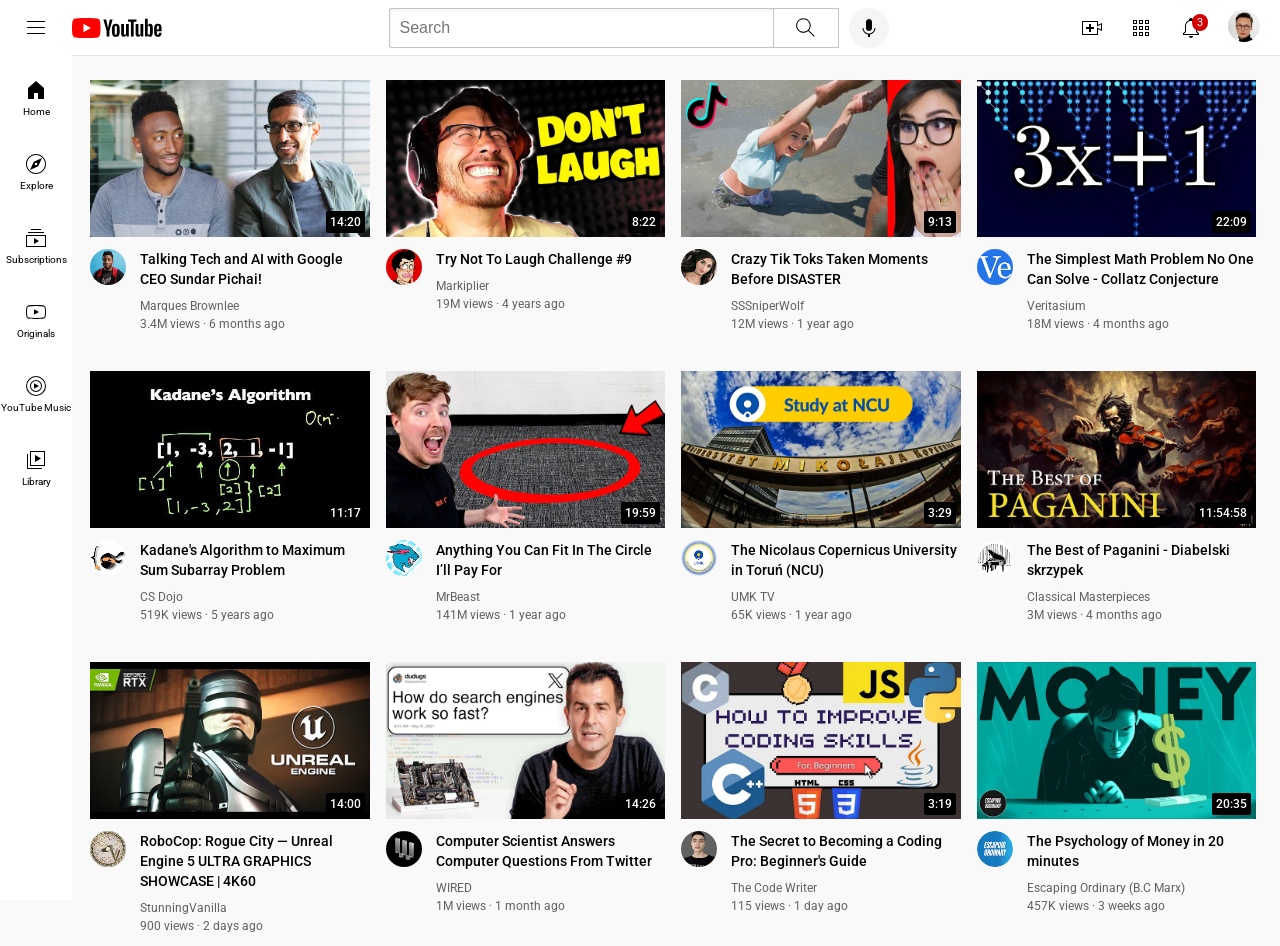
<file: index.html>
<!DOCTYPE html>
<html lang="en">
  <head>
    <meta charset="UTF-8" />
    <meta name="viewport" content="width=device-width, initial-scale=1.0" />
    <title>YouTube.com Clone</title>

    <link rel="preconnect" href="https://fonts.googleapis.com" />
    <link rel="preconnect" href="https://fonts.gstatic.com" crossorigin />
    <link
      href="https://fonts.googleapis.com/css2?family=Roboto:wght@400;500;700&display=swap"
      rel="stylesheet"
    />
    <link rel="stylesheet" type="text/css" href="styles/general.css"/>
    <link rel="stylesheet" type="text/css" href="styles/header.css"/>
    <link rel="stylesheet" type="text/css" href="styles/video.css"/>
    <link rel="stylesheet" type="text/css" href="styles/sidebar.css"/>
  </head>
  <body>
    <div class="header">
      <div class="left-section">
        <img class="hamburger-menu" src="icons/hamburger-menu.svg">
        <img class="youtube-logo" src="icons/youtube-logo.svg">
      </div>
      <div class="middle-section">
        <input class="search-bar" type="textbox" placeholder="Search" />
        <button class="search-button">
          <img class="search-icon" src="icons/search.svg">
          <div class="tooltip">Search</div>
        </button>
        <button class="voice-search-button">
          <img class="voice-search-icon" src="icons/voice-search-icon.svg">
          <div class="tooltip">Search with your voice</div>
        </button>
      </div>
      <div class="right-section">
        <div class="upload-icon-container">
          <img class="upload-icon" src="icons/upload.svg">
          <div class="tooltip">Create</div>
        </div>
        <div class="youtube-apps-container">
          <img class="youtube-apps-icon" src="icons/youtube-apps.svg">
          <div class="tooltip">YouTube apps</div>
        </div>
        <div class="notifications-icon-container">
          <div class="notification-incontainer">
            <img class="notification-icon" src="icons/notifications.svg">
            <div class="tooltip">Notifications</div>
          </div>
          <div class="notifications-count">3</div>
        </div>
        <a href="https://www.linkedin.com/in/albert-burkas/">
          <img class="current-user-picture" src="channel-pictures/my-profile-picture.jpg">
        </a>
      </div>
    </div>

    <div class="sidebar">
      <div class="sidebar-link">
        <img src="icons/home.svg">
        <div>Home</div>
      </div>
      <div class="sidebar-link">
        <img src="icons/explore.svg">
        <div>Explore</div>
      </div>
      <div class="sidebar-link">
        <img src="icons/subscriptions.svg">
        <div>Subscriptions</div>
      </div>
      <div class="sidebar-link">
        <img src="icons/originals.svg">
        <div>Originals</div>
      </div>
      <div class="sidebar-link">
        <img src="icons/youtube-music.svg">
        <div>YouTube Music</div>
      </div>
      <div class="sidebar-link">
        <img src="icons/library.svg">
        <div>Library</div>
      </div>
    </div>

    <div class="video-grid">
      <div class="video-preview">
        <div class="thumbnail-row">
          <a href="https://www.youtube.com/watch?v=n2RNcPRtAiY" target="_blank" class="video-title-link">
            <img class="thumbnail" src="./thumbnails/thumbnail-1.webp"/>
          </a>
          <div class="video-time">14:20</div>
        </div>
        <div class="video-info-grid">
          <div class="channel-picture">
            <img class="profile-picture" src="./channel-pictures/channel-1.jpeg"/>

            <div class="profile-tooltip">
              <img class="profile-picture-in-tooltip" src="./channel-pictures/channel-1.jpeg"/>
              <div>
                <div class="profile-name-tootlip">Marques Brownlee</div>
                <div class="profile-viewers-tooltip">15M subscribers</div>
              </div>
            </div>

          </div>
          <div class="video-info">
            <a href="https://www.youtube.com/watch?v=n2RNcPRtAiY" target="_blank" class="video-title-link">
              <p class="video-title">
                Talking Tech and AI with Google CEO Sundar Pichai!
              </p>
            </a>
            <p class="video-author">Marques Brownlee</p>
            <p class="video-stats">3.4M views &#183; 6 months ago</p>
          </div>
        </div>
      </div>
  
      <div class="video-preview">
        <div class="thumbnail-row">
          <a href="https://www.youtube.com/watch?v=mP0RAo9SKZk" target="_blank" class="video-title-link">
            <img class="thumbnail" src="./thumbnails/thumbnail-2.webp" />
          </a>
          <div class="video-time">8:22</div>
        </div>
        <div class="video-info-grid">
          <div class="channel-picture">
          <img class="profile-picture" src="./channel-pictures/channel-2.jpeg" ></img>

          <div class="profile-tooltip">
            <img class="profile-picture-in-tooltip" src="./channel-pictures/channel-2.jpeg" />
            <div>
              <div class="profile-name-tootlip">Markiplier</div>
              <div class="profile-viewers-tooltip">10M subscribers</div>
            </div>
          </div>

        </div>
          <div class="video-info">
            <a href="https://www.youtube.com/watch?v=mP0RAo9SKZk" target="_blank" class="video-title-link">
              <p class="video-title">
                Try Not To Laugh Challenge #9
              </p>
            </a>
            <p class="video-author">Markiplier</p>
            <p class="video-stats">19M views &#183; 4 years ago</p>
          </div>
        </div>
      </div>
  
      <div class="video-preview">
        <div class="thumbnail-row">
          <a href="https://www.youtube.com/watch?v=FgjPQQeTh1w" target="_blank" class="video-title-link">
            <img class="thumbnail" src="./thumbnails/thumbnail-3.webp" />
          </a>
          <div class="video-time">9:13</div>
        </div>
        <div class="video-info-grid">
          <div class="channel-picture">
            <img class="profile-picture" src="./channel-pictures/channel-3.jpeg" />

            <div class="profile-tooltip">
              <img class="profile-picture-in-tooltip" src="./channel-pictures/channel-3.jpeg" />
              <div>
                <div class="profile-name-tootlip">SSSniperWolf</div>
                <div class="profile-viewers-tooltip">5M subscribers</div>
              </div>
            </div>

          </div>
          <div class="video-info">
            <a href="https://www.youtube.com/watch?v=FgjPQQeTh1w" target="_blank" class="video-title-link">
              <p class="video-title">
                Crazy Tik Toks Taken Moments Before DISASTER
              </p>
            </a>
            <p class="video-author">SSSniperWolf</p>
            <p class="video-stats">12M views &#183; 1 year ago</p>
          </div>
        </div>
      </div>
  
      <div class="video-preview">
        <div class="thumbnail-row">
          <a href="https://www.youtube.com/watch?v=094y1Z2wpJg" target="_blank" class="video-title-link">
            <img class="thumbnail" src="./thumbnails/thumbnail-4.webp" />
          </a>
          <div class="video-time">22:09</div>
        </div>
        <div class="video-info-grid">
          <div class="channel-picture">
          <img class="profile-picture" src="./channel-pictures/channel-4.jpeg" ></img>

          <div class="profile-tooltip">
            <img class="profile-picture-in-tooltip" src="./channel-pictures/channel-4.jpeg" />
            <div>
              <div class="profile-name-tootlip">Veritasium</div>
              <div class="profile-viewers-tooltip">150M subscribers</div>
            </div>
          </div>

        </div>
          <div class="video-info">
            <a href="https://www.youtube.com/watch?v=094y1Z2wpJg" target="_blank" class="video-title-link">
              <p class="video-title">
                The Simplest Math Problem No One Can Solve - Collatz Conjecture
              </p>
            </a>
            <p class="video-author">Veritasium</p>
            <p class="video-stats">18M views &#183; 4 months ago</p>
          </div>
        </div>
      </div>
  
      <div class="video-preview">
        <div class="thumbnail-row">
          <a href="https://www.youtube.com/watch?v=86CQq3pKSUw" target="_blank" class="video-title-link">
            <img class="thumbnail" src="./thumbnails/thumbnail-5.webp" />
          </a>
          <div class="video-time">11:17</div>
        </div>
        <div class="video-info-grid">
          <div class="channel-picture">
            <img class="profile-picture" src="./channel-pictures/channel-5.jpeg" />

            <div class="profile-tooltip">
              <img class="profile-picture-in-tooltip" src="./channel-pictures/channel-5.jpeg" />
              <div>
                <div class="profile-name-tootlip">CS Dojo</div>
                <div class="profile-viewers-tooltip">1M subscribers</div>
              </div>
            </div>

          </div>
          <div class="video-info">
            <a href="https://www.youtube.com/watch?v=86CQq3pKSUw" target="_blank" class="video-title-link">
              <p class="video-title">
                Kadane's Algorithm to Maximum Sum Subarray Problem
              </p>
            </a>
            <p class="video-author">CS Dojo</p>
            <p class="video-stats">519K views &#183; 5 years ago</p>
          </div>
        </div>
      </div>
  
      <div class="video-preview">
        <div class="thumbnail-row">
          <a href="https://www.youtube.com/watch?v=yXWw0_UfSFg" target="_blank" class="video-title-link">
            <img class="thumbnail" src="./thumbnails/thumbnail-6.webp" />
          </a>
          <div class="video-time">19:59</div>
        </div>
        <div class="video-info-grid">
          <div class="channel-picture">
          <img class="profile-picture" src="./channel-pictures/channel-6.jpeg" ></img>

          <div class="profile-tooltip">
            <img class="profile-picture-in-tooltip" src="./channel-pictures/channel-6.jpeg" />
            <div>
              <div class="profile-name-tootlip">MrBeast</div>
              <div class="profile-viewers-tooltip">100M subscribers</div>
            </div>
          </div>

        </div>
          <div class="video-info">
            <a href="https://www.youtube.com/watch?v=yXWw0_UfSFg" target="_blank" class="video-title-link">
              <p class="video-title">
                Anything You Can Fit In The Circle I’ll Pay For
              </p>
            </a>
            <p class="video-author">MrBeast</p>
            <p class="video-stats">141M views &#183; 1 year ago</p>
          </div>
        </div>
      </div>
      
      <div class="video-preview">
        <div class="thumbnail-row">
          <a href="https://www.youtube.com/watch?v=UY3FBoRcEzM" target="_blank" class="video-title-link">
            <img class="thumbnail" src="./thumbnails/thumbnail-7.webp" />
          </a>
          <div class="video-time">3:29</div>
        </div>
        <div class="video-info-grid">
          <div class="channel-picture">
          <img class="profile-picture" src="./channel-pictures/channel-7.jpeg" ></img>

          <div class="profile-tooltip">
            <img class="profile-picture-in-tooltip" src="./channel-pictures/channel-7.jpeg" />
            <div>
              <div class="profile-name-tootlip">UMK TV</div>
              <div class="profile-viewers-tooltip">4.96K subscribers</div>
            </div>
          </div>

        </div>
          <div class="video-info">
            <a href="https://www.youtube.com/watch?v=yXWw0_UfSFg" target="_blank" class="video-title-link">
              <p class="video-title">
                The Nicolaus Copernicus University in Toruń (NCU)
              </p>
            </a>
            <p class="video-author">UMK TV</p>
            <p class="video-stats">65K views &#183; 1 year ago</p>
          </div>
        </div>
      </div>

      <div class="video-preview">
        <div class="thumbnail-row">
          <a href="https://www.youtube.com/watch?v=leIK1aUOF-Q" target="_blank" class="video-title-link">
            <img class="thumbnail" src="./thumbnails/thumbnail-8.webp" />
          </a>
          <div class="video-time">11:54:58</div>
        </div>
        <div class="video-info-grid">
          <div class="channel-picture">
          <img class="profile-picture" src="./channel-pictures/channel-8.jpeg" ></img>

          <div class="profile-tooltip">
            <img class="profile-picture-in-tooltip" src="./channel-pictures/channel-8.jpeg" />
            <div>
              <div class="profile-name-tootlip">Classical Masterpieces</div>
              <div class="profile-viewers-tooltip">175K subscribers</div>
            </div>
          </div>

        </div>
          <div class="video-info">
            <a href="https://www.youtube.com/watch?v=yXWw0_UfSFg" target="_blank" class="video-title-link">
              <p class="video-title">
                The Best of Paganini - Diabelski skrzypek
              </p>
            </a>
            <p class="video-author">Classical Masterpieces</p>
            <p class="video-stats">3M views &#183; 4 months ago</p>
          </div>
        </div>
      </div>

      <div class="video-preview">
        <div class="thumbnail-row">
          <a href="https://www.youtube.com/watch?v=aVVzvedMS9Q" target="_blank" class="video-title-link">
            <img class="thumbnail" src="./thumbnails/thumbnail-9.webp" />
          </a>
          <div class="video-time">14:00</div>
        </div>
        <div class="video-info-grid">
          <div class="channel-picture">
          <img class="profile-picture" src="./channel-pictures/channel-9.jpeg" ></img>

          <div class="profile-tooltip">
            <img class="profile-picture-in-tooltip" src="./channel-pictures/channel-9.jpeg" />
            <div>
              <div class="profile-name-tootlip">StunningVanilla</div>
              <div class="profile-viewers-tooltip">153 subscribers</div>
            </div>
          </div>

        </div>
          <div class="video-info">
            <a href="https://www.youtube.com/watch?v=yXWw0_UfSFg" target="_blank" class="video-title-link">
              <p class="video-title">
                RoboCop: Rogue City — Unreal Engine 5 ULTRA GRAPHICS SHOWCASE | 4K60
              </p>
            </a>
            <p class="video-author">StunningVanilla</p>
            <p class="video-stats">900 views &#183; 2 days ago</p>
          </div>
        </div>
      </div>

      <div class="video-preview">
        <div class="thumbnail-row">
          <a href="https://www.youtube.com/watch?v=QUNrBEhvXWQ" target="_blank" class="video-title-link">
            <img class="thumbnail" src="./thumbnails/thumbnail-10.webp" />
          </a>
          <div class="video-time">14:26</div>
        </div>
        <div class="video-info-grid">
          <div class="channel-picture">
          <img class="profile-picture" src="./channel-pictures/channel-10.jpeg" ></img>

          <div class="profile-tooltip">
            <img class="profile-picture-in-tooltip" src="./channel-pictures/channel-10.jpeg" />
            <div>
              <div class="profile-name-tootlip">WIRED</div>
              <div class="profile-viewers-tooltip">10,6 mln subscribers</div>
            </div>
          </div>

        </div>
          <div class="video-info">
            <a href="https://www.youtube.com/watch?v=yXWw0_UfSFg" target="_blank" class="video-title-link">
              <p class="video-title">
                Computer Scientist Answers Computer Questions From Twitter
              </p>
            </a>
            <p class="video-author">WIRED</p>
            <p class="video-stats">1M views &#183; 1 month ago</p>
          </div>
        </div>
      </div>

      <div class="video-preview">
        <div class="thumbnail-row">
          <a href="https://www.youtube.com/watch?v=jiCdhe3nKGI" target="_blank" class="video-title-link">
            <img class="thumbnail" src="./thumbnails/thumbnail-11.webp" />
          </a>
          <div class="video-time">3:19</div>
        </div>
        <div class="video-info-grid">
          <div class="channel-picture">
          <img class="profile-picture" src="./channel-pictures/channel-11.jpeg" ></img>

          <div class="profile-tooltip">
            <img class="profile-picture-in-tooltip" src="./channel-pictures/channel-11.jpeg" />
            <div>
              <div class="profile-name-tootlip">The Code Writer</div>
              <div class="profile-viewers-tooltip">49 subscribers</div>
            </div>
          </div>

        </div>
          <div class="video-info">
            <a href="https://www.youtube.com/watch?v=yXWw0_UfSFg" target="_blank" class="video-title-link">
              <p class="video-title">
                The Secret to Becoming a Coding Pro: Beginner's Guide
              </p>
            </a>
            <p class="video-author">The Code Writer</p>
            <p class="video-stats">115 views &#183; 1 day ago</p>
          </div>
        </div>
      </div>

      <div class="video-preview">
        <div class="thumbnail-row">
          <a href="https://www.youtube.com/watch?v=_5ecgEXLoCA" target="_blank" class="video-title-link">
            <img class="thumbnail" src="./thumbnails/thumbnail-12.webp" />
          </a>
          <div class="video-time">20:35</div>
        </div>
        <div class="video-info-grid">
          <div class="channel-picture">
          <img class="profile-picture" src="./channel-pictures/channel-12.jpeg" ></img>

          <div class="profile-tooltip">
            <img class="profile-picture-in-tooltip" src="./channel-pictures/channel-12.jpeg" />
            <div>
              <div class="profile-name-tootlip">Escaping Ordinary (B.C Marx)</div>
              <div class="profile-viewers-tooltip">1,07M subscribers</div>
            </div>
          </div>

        </div>
          <div class="video-info">
            <a href="https://www.youtube.com/watch?v=yXWw0_UfSFg" target="_blank" class="video-title-link">
              <p class="video-title">
                The Psychology of Money in 20 minutes
              </p>
            </a>
            <p class="video-author">Escaping Ordinary (B.C Marx)</p>
            <p class="video-stats">457K views &#183; 3 weeks ago</p>
          </div>
        </div>
      </div>

    </div>
  </body>
</html>
</file>
<file: styles/general.css>
p {
  margin-top: 0;
  margin-bottom: 0;
}
body {
  margin: 0;
  padding-top: 80px;
  padding-left: 90px;
  padding-right: 24px;
  background-color: rgb(249, 249, 249);
  font-family: Roboto, Arial;
}
</file>
<file: styles/header.css>
.header {
  height: 55px;
  display: flex;
  flex-direction: row;
  justify-content: space-between;
  position: fixed;
  top: 0;
  left: 0;
  right: 0;

  background-color: white;
  border-bottom-width: 1px;
  border-bottom-style: solid;
  border-bottom-color: rgb(228, 228, 228);

  z-index: 100;
}

.left-section {
  display: flex;
  align-items: center;
}

.hamburger-menu {
  height: 24px;
  margin-left: 24px;
  margin-right: 24px;
}

.youtube-logo {
  height: 20px;
}

.middle-section {
  flex: 1;
  margin-left: 70px;
  margin-right: 35px;
  max-width: 500px;
  display: flex;
  align-items: center;
}

.search-bar {
  flex: 1;
  height: 36px;
  padding-left: 10px;
  font-size: 16px;
  border: 1px solid rgb(196, 196, 196);
  border-radius: 2px;
  box-shadow: inset 1px 2px 3px rgba(0, 0, 0, 0.05);
  width: 0;
}

.search-bar::placeholder {
  font-size: 16px;
}

.search-button {
  height: 40px;
  width: 66px;
  background-color: white;
  border-width: 1px;
  border-style: solid;
  border-color: rgb(196, 196, 196);
  margin-left: -1px;
  margin-right: 10px;
  transition: 0.1s;
}

.search-button:hover {
  background-color: rgb(240, 240, 240);
}

.search-button,
.voice-search-button,
.upload-icon-container,
.youtube-apps-container,
.notification-incontainer {
  display: flex;
  position: relative;
  justify-content: center;
  align-items: center;
  cursor: pointer;
}

.search-button .tooltip,
.voice-search-button .tooltip,
.upload-icon-container .tooltip,
.youtube-apps-container .tooltip,
.notification-incontainer .tooltip {
  font-family: Roboto, Arial;
  position: absolute;
  background-color: grey;
  color: white;
  padding-top: 4px;
  padding-bottom: 4px;
  padding-left: 8px;
  padding-right: 8px;
  border-radius: 2px;
  font-size: 12px;
  bottom: -30px;
  opacity: 0;
  transition: opacity 0.15s;
  pointer-events: none;
  white-space: nowrap;
}

.search-button:hover .tooltip,
.voice-search-button:hover .tooltip,
.upload-icon-container:hover .tooltip,
.youtube-apps-container:hover .tooltip,
.notification-incontainer:hover .tooltip {
  opacity: 1;
}

.search-icon {
  height: 25px;
}

.voice-search-button {
  height: 40px;
  width: 40px;
  border-radius: 20px;
  border: none;
  background-color: rgb(245, 245, 245);
}

.voice-search-icon {
  height: 24px;
}

.right-section {
  width: 180px;
  display: flex;
  align-items: center;
  justify-content: space-between;
  margin-right: 20px;
  flex-shrink: 0;
}

.upload-icon {
  height: 24px;
}

.youtube-apps-icon {
  height: 24px;
}

.notification-icon {
  height: 24px;
}

.notifications-icon-container {
  position: relative;
}

.notifications-count {
  position: absolute;
  top: -2px;
  right: -5px;
  background-color: rgb(212, 0, 0);
  color: white;
  font-family: Roboto, Arial;
  font-size: 11px;
  padding-left: 5px;
  padding-right: 5px;
  padding-top: 2px;
  padding-bottom: 2px;
  border-radius: 10px;
}

.current-user-picture {
  height: 32px;
  border-radius: 16px;
  cursor: pointer;
}

.channel-picture {
  position: relative;
  display: inline-block;
}

.channel-picture:hover .profile-tooltip {
  opacity: 1;
}

.profile-tooltip {
  padding-top: 10px;
  padding-bottom: 10px;
  padding-left: 12px;
  padding-right: 12px;
  position: absolute;
  display: flex;
  width: 200px;
  align-items: center;
  background-color: white;
  box-shadow: 2px 3px 10px rgba(0, 0, 0, 0.15);
  border-radius: 6px;
  opacity: 0;
  pointer-events: none;
  transition: opacity 0.15s;
}

.profile-picture-in-tooltip {
  height: 55px;
  width: 55px;
  object-fit: cover;
  border-radius: 28px;
  margin-right: 8px;
}

.profile-name-tootlip {
  font-family: Roboto, Arial;
  font-weight: bold;
  font-size: 15px;
  margin-bottom: 3px;
}

.profile-viewers-tooltip {
  font-family: Roboto, Arial;
  color: rgb(97, 97, 97);
  font-size: 13px;
}
</file>
<file: styles/video.css>
.thumbnail {
  width: 100%;
}

.video-title {
  margin-top: 0;
  font-size: 14px;
  font-weight: 500;
  line-height: 20px;
  margin-bottom: 10px;
}

.video-info-grid {
  display: grid;
  grid-template-columns: 50px 1fr;
}

.profile-picture {
  width: 36px;
  border-radius: 50px;
}

.thumbnail-row {
  margin-bottom: 8px;
  position: relative;
}

.video-author,
.video-stats {
  font-size: 12px;
  color: rgb(96, 96, 96);
}
.video-author {
  margin-bottom: 4px;
}
.video-grid {
  display: grid;
  grid-template-columns: 1fr 1fr 1fr;
  column-gap: 16px;
  row-gap: 40px;
}

@media (max-width: 750px) {
  .video-grid {
    grid-template-columns: 1fr 1fr;
  }
}

@media (min-width: 751px) and (max-width: 999px) {
  .video-grid {
    grid-template-columns: 1fr 1fr 1fr;
  }
}

@media (min-width: 1000px) {
  .video-grid {
    grid-template-columns: 1fr 1fr 1fr 1fr;
  }
}

.video-time {
  background-color: black;
  color: white;
  position: absolute;
  bottom: 8px;
  right: 5px;
  font-size: 12px;
  font-weight: 500;
  padding: 4px;
  border-radius: 2px;
}

.video-title-link {
  text-decoration: none;
  color: black;
}
</file>
<file: styles/sidebar.css>
.sidebar {
  position: fixed;
  left: 0;
  bottom: 0;
  top: 55px;
  background-color: white;
  width: 72px;
  z-index: 200;
  padding-top: 5px;
}

.sidebar-link {
  height: 74px;
  display: flex;
  justify-content: center;
  align-items: center;
  flex-direction: column;
  cursor: pointer;
}

.sidebar-link:hover {
  background-color: rgb(228, 228, 228);
}

.sidebar-link img {
  height: 24px;
  margin-bottom: 4px;
}

.sidebar-link div {
  font-size: 10px;
}
</file>
